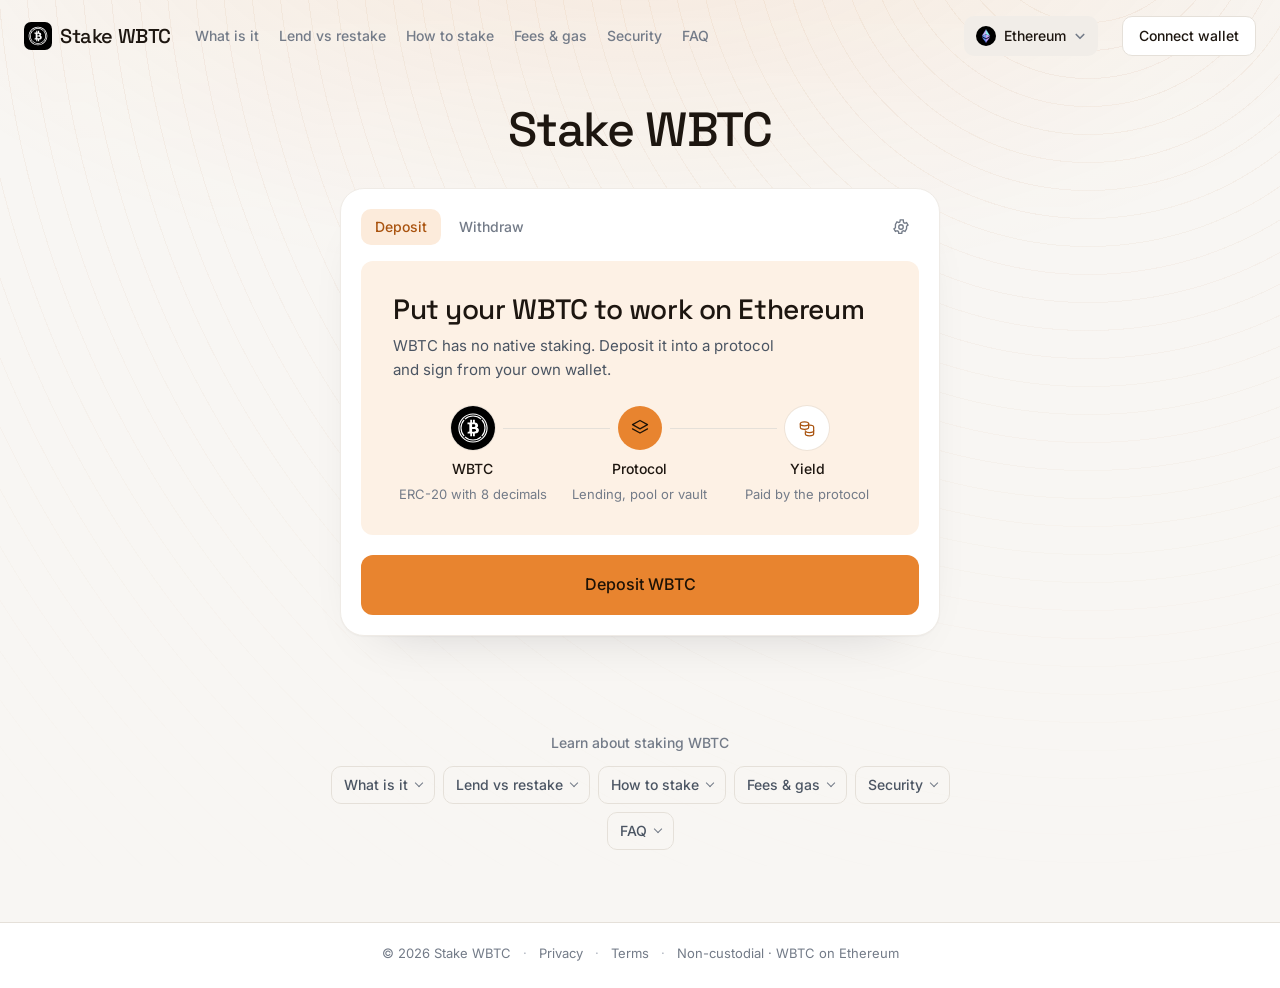
<file: index.html>
<!doctype html>
<html lang="en"><head>
<meta charset="utf-8"><meta name="viewport" content="width=device-width,initial-scale=1">
<title>Stake WBTC — earn yield on wrapped Bitcoin</title>
<meta name="description" content="Stake WBTC (wrapped Bitcoin) from your own wallet: lend it, add it to a liquidity pool or deposit into a restaking vault. Non-custodial interface on Ethereum.">
<meta name="robots" content="index,follow">
<meta name="theme-color" content="#f8f6f3">
<link rel="canonical" href="https://stake-wbtc.github.io/">
<meta property="og:type" content="website"><meta property="og:site_name" content="Stake WBTC"><meta property="og:title" content="Stake WBTC — earn yield on wrapped Bitcoin"><meta property="og:description" content="Stake WBTC (wrapped Bitcoin) from your own wallet: lend it, add it to a liquidity pool or deposit into a restaking vault. Non-custodial interface on Ethereum."><meta property="og:url" content="https://stake-wbtc.github.io/"><meta property="og:image" content="https://stake-wbtc.github.io/og-image.png">
<meta name="twitter:card" content="summary_large_image"><meta name="twitter:title" content="Stake WBTC — earn yield on wrapped Bitcoin"><meta name="twitter:description" content="Stake WBTC (wrapped Bitcoin) from your own wallet: lend it, add it to a liquidity pool or deposit into a restaking vault. Non-custodial interface on Ethereum."><meta name="twitter:image" content="https://stake-wbtc.github.io/og-image.png">
<link rel="icon" type="image/svg+xml" href="icon.svg">
<link rel="apple-touch-icon" href="icon.svg">
<link rel="manifest" href="manifest.webmanifest">
<script type="application/ld+json">
{"@context":"https://schema.org","@graph":[{"@type":"Organization","@id":"https://stake-wbtc.github.io/#organization","name":"Stake WBTC","url":"https://stake-wbtc.github.io/","description":"Stake WBTC (wrapped Bitcoin) from your own wallet: lend it, add it to a liquidity pool or deposit into a restaking vault. Non-custodial interface on Ethereum.","logo":{"@type":"ImageObject","@id":"https://stake-wbtc.github.io/#logo","url":"https://stake-wbtc.github.io/icon.svg","caption":"Stake WBTC"}},{"@type":"WebSite","@id":"https://stake-wbtc.github.io/#website","url":"https://stake-wbtc.github.io/","publisher":{"@id":"https://stake-wbtc.github.io/#organization"},"name":"Stake WBTC"},{"@type":"WebPage","@id":"https://stake-wbtc.github.io/#webpage","url":"https://stake-wbtc.github.io/","publisher":{"@id":"https://stake-wbtc.github.io/#organization"},"name":"Stake WBTC — earn yield on wrapped Bitcoin","isPartOf":{"@id":"https://stake-wbtc.github.io/#website"},"mainEntity":{"@id":"https://stake-wbtc.github.io/#app"},"breadcrumb":{"@id":"https://stake-wbtc.github.io/#breadcrumb"}},{"@type":"BreadcrumbList","@id":"https://stake-wbtc.github.io/#breadcrumb","itemListElement":[{"@type":"ListItem","position":1,"name":"Home","item":"https://stake-wbtc.github.io/"},{"@type":"ListItem","position":2,"name":"Stake WBTC","item":"https://stake-wbtc.github.io/"}]},{"@type":"WebApplication","@id":"https://stake-wbtc.github.io/#app","url":"https://stake-wbtc.github.io/","publisher":{"@id":"https://stake-wbtc.github.io/#organization"},"name":"Stake WBTC","applicationCategory":"FinanceApplication","operatingSystem":"Web","description":"Stake WBTC (wrapped Bitcoin) from your own wallet: lend it, add it to a liquidity pool or deposit into a restaking vault. Non-custodial interface on Ethereum.","isPartOf":{"@id":"https://stake-wbtc.github.io/#website"}},{"@type":"FAQPage","@id":"https://stake-wbtc.github.io/#faq","isPartOf":{"@id":"https://stake-wbtc.github.io/#webpage"},"about":{"@id":"https://stake-wbtc.github.io/#app"},"name":"Stake WBTC FAQ","mainEntity":[{"@type":"Question","name":"Can you really stake WBTC?","acceptedAnswer":{"@type":"Answer","text":"Not in the strict sense, because WBTC is an ERC-20 wrapper of BTC and has no native staking. When people say they stake WBTC, they mean depositing it into a lending market, a liquidity pool or a vault that pays for it. The reward and the risk depend on which one you use."}},{"@type":"Question","name":"Where does the yield on staked WBTC come from?","acceptedAnswer":{"@type":"Answer","text":"It depends on the destination. Lending pays interest from borrowers, pools pay a share of trading fees, and vaults or restaking protocols pay rewards set by the protocol. None of these is guaranteed and each carries its own risk."}},{"@type":"Question","name":"Why do I need to approve WBTC first?","acceptedAnswer":{"@type":"Answer","text":"WBTC is an ERC-20 token, so a protocol contract needs an allowance before it can move your tokens. The approval is its own transaction and costs gas. You can limit it to the amount you plan to deposit."}},{"@type":"Question","name":"Do I need ETH to stake WBTC?","acceptedAnswer":{"@type":"Answer","text":"Yes. Gas on Ethereum is paid in native ETH, not in WBTC. Keep enough ETH for the approval, the deposit and the later withdrawal."}},{"@type":"Question","name":"What are the risks of staking WBTC?","acceptedAnswer":{"@type":"Answer","text":"The main ones are smart contract bugs, impermanent loss in pools, liquidation and market events in lending, and extra layers of risk in restaking vaults. WBTC also relies on its custodian, and its price follows Bitcoin. Only deposit what you can afford to have locked or lose."}},{"@type":"Question","name":"How many decimals does WBTC have?","acceptedAnswer":{"@type":"Answer","text":"WBTC uses 8 decimals, the same as Bitcoin, unlike most ERC-20 tokens which use 18. The smallest amount you can enter is 0.00000001 WBTC. Mind the decimals if you copy raw amounts between tools."}}]}]}
</script>
<style>
@font-face{font-family:'Inter';src:url('assets/inter.woff2') format('woff2');font-weight:400 700;font-display:swap}
@font-face{font-family:'Space Grotesk';src:url('assets/space-grotesk.woff2') format('woff2');font-weight:500 700;font-display:swap}
:root{
 --bg:#f8f6f3;--card:#fff;--ink:#1d1610;--muted:#737b88;--faint:#aeb4bf;
 --line:#efebe6;--line-2:#e5e0d9;--panel:#f9f8f5;--panel-2:#f1ede8;
 --accent:#e8842f;--accent-hover:#d97520;--accent-ink:#a9530f;--accent-soft:#fcebdb;--accent-on:#1d1206;--promo:#fdf1e5;--text-2:#4b5563;
 --shadow:0 1px 2px rgba(13,17,28,.04),0 24px 56px -40px rgba(13,17,28,.24);--pico-bg:#fff;--pico-ring:rgba(13,17,28,.06);
 --ease:cubic-bezier(.2,.7,.2,1);
 --head:"Space Grotesk","Arial",sans-serif;--body:"Inter","Arial",sans-serif;color-scheme:light}
*{box-sizing:border-box}
html{scroll-behavior:smooth}
body{margin:0;min-height:100vh;display:flex;flex-direction:column;color:var(--ink);font:15px/1.6 var(--body);-webkit-font-smoothing:antialiased;overflow-x:hidden;background:var(--bg)}
body::before{content:"";position:fixed;inset:0;z-index:-1;pointer-events:none;background:radial-gradient(ellipse 90% 60% at 50% -10%,rgba(240,146,66,.12),transparent 70%),repeating-radial-gradient(circle at 85% -10%,rgba(169,83,15,.06) 0 1px,transparent 1px 28px);-webkit-mask-image:linear-gradient(#000 0,rgba(0,0,0,.35) 60%,transparent 100%);mask-image:linear-gradient(#000 0,rgba(0,0,0,.35) 60%,transparent 100%)}
a{color:inherit;text-decoration:none}button{font-family:inherit;cursor:pointer;background:none;border:0;color:inherit}
img{display:block;max-width:100%}
h1,h2,h3{margin:0;font-family:var(--head);font-weight:500;letter-spacing:-.01em}
:focus-visible{outline:2px solid var(--accent);outline-offset:2px;border-radius:8px}

.nav{display:flex;align-items:center;gap:24px;padding:16px 24px;max-width:1280px;margin:0 auto;width:100%}
.brand{display:inline-flex;align-items:center;gap:8px;font-family:var(--head);font-weight:500;font-size:20px;letter-spacing:-.02em;color:var(--ink);white-space:nowrap;flex:0 0 auto}
.brand img{width:28px;height:28px}
.nlinks{display:flex;align-items:center;gap:20px}
.nlinks a{font-size:14px;font-weight:500;color:var(--muted);white-space:nowrap;transition:color .16s var(--ease)}
.nlinks a:hover{color:var(--ink)}
.spacer{flex:1}
main{flex:1}
.chain{display:inline-flex;align-items:center;gap:8px;height:40px;padding:0 12px;border-radius:10px;background:var(--panel-2);font-weight:500;font-size:14px;color:var(--ink);transition:background-color .16s var(--ease);flex:0 0 auto;white-space:nowrap}
.chain img{width:20px;height:20px;border-radius:50%}
.chain:hover{background:var(--line-2)}
.chain .cv{width:12px;height:12px;color:var(--muted)}
.connect{display:inline-flex;align-items:center;height:40px;padding:0 16px;border-radius:10px;background:var(--card);border:1px solid var(--line-2);color:var(--ink);font-weight:500;font-size:14px;transition:background-color .16s var(--ease),border-color .16s var(--ease);flex:0 0 auto;white-space:nowrap}
.connect:hover{border-color:var(--faint);background:var(--panel)}

.hero{display:flex;flex-direction:column;align-items:center;padding:32px 20px 48px}
h1{font-size:clamp(36px,4.6vw,48px);line-height:1.08;letter-spacing:-.025em;text-align:center;color:var(--ink);margin:0 0 32px}

.card{width:min(600px,100%);background:var(--card);border:1px solid var(--line);border-radius:24px;box-shadow:var(--shadow);overflow:hidden}
.tabs{display:flex;align-items:center;gap:4px;padding:20px 20px 16px}
.tab{display:inline-flex;align-items:center;height:36px;padding:0 14px;border-radius:10px;font-weight:500;font-size:14px;color:var(--muted);transition:background-color .16s var(--ease),color .16s var(--ease)}
.tab:hover{background:var(--panel-2);color:var(--ink)}
.tab.on{background:var(--accent-soft);color:var(--accent-ink)}
.tabs .sp{flex:1}
.tabs .ic{width:36px;height:36px;border-radius:10px;display:grid;place-items:center;color:var(--muted);transition:background-color .16s var(--ease),color .16s var(--ease)}
.tabs .ic:hover{background:var(--panel-2);color:var(--ink)}
.tabs .ic svg{width:18px;height:18px}

.promo{margin:0 20px;padding:32px;border-radius:12px;background:var(--promo);display:flex;align-items:center;gap:20px}
.promo-txt{flex:1;min-width:0}
.promo-h{font-family:var(--head);font-weight:500;font-size:clamp(22px,3.4vw,28px);line-height:1.2;letter-spacing:-.015em;color:var(--ink);margin:0 0 8px;text-wrap:balance}
.promo-sub{font-size:15px;line-height:1.6;color:var(--text-2);margin:0;max-width:34ch}
.promo-grid{flex:0 0 auto;display:grid;grid-template-columns:repeat(2,auto);gap:16px}
.pico{width:52px;height:52px;border-radius:50%;background:var(--pico-bg);box-shadow:0 0 0 1px var(--pico-ring);display:grid;place-items:center;overflow:hidden}
.pico img{width:100%;height:100%;object-fit:contain;display:block}
.promo-flow{flex-direction:column;align-items:stretch;gap:24px}
.promo-flow .promo-sub{max-width:44ch}
.flow{list-style:none;margin:0;padding:0;display:grid;grid-template-columns:repeat(3,1fr);gap:8px}
.flow li{position:relative;display:flex;flex-direction:column;align-items:center;text-align:center;gap:4px}
.flow li+li::before{content:"";position:absolute;top:22px;right:calc(50% + 30px);width:calc(100% - 52px);height:1px;background:var(--line-2)}
.fi{width:44px;height:44px;border-radius:50%;display:grid;place-items:center;overflow:hidden;background:var(--pico-bg);box-shadow:0 0 0 1px var(--pico-ring);color:var(--accent-ink)}
.fi img{width:100%;height:100%;display:block}
.fi svg{width:20px;height:20px}
.fi.on{background:var(--accent);color:var(--accent-on);box-shadow:none}
.flow b{margin-top:4px;font-weight:500;font-size:14px;color:var(--ink)}
.flow small{font-size:13px;line-height:1.4;color:var(--muted)}
.cta-wrap{padding:20px}
.cta{width:100%;height:60px;border-radius:12px;background:var(--accent);color:var(--accent-on);font-weight:500;font-size:16px;transition:background-color .16s var(--ease),transform .12s var(--ease)}
.cta:hover{background:var(--accent-hover)}
.cta:active{transform:scale(.99)}
@media(max-width:470px){.promo{flex-direction:column;align-items:flex-start}.promo-grid{grid-template-columns:repeat(4,auto)}.promo-sub{max-width:none}}

.learn{max-width:720px;margin:48px auto 0;width:100%;padding:0 24px 72px}
.learn-h{font-size:14px;font-weight:500;color:var(--muted);text-align:center;margin:0 0 12px}
.lrow{display:flex;flex-wrap:wrap;gap:8px;justify-content:center;align-items:flex-start}
.lcard{flex:0 0 auto;background:transparent;border:1px solid var(--line-2);border-radius:10px;transition:background-color .16s var(--ease),border-color .16s var(--ease)}
.lcard>summary{cursor:pointer;list-style:none;display:flex;align-items:center;gap:8px;height:36px;padding:0 12px;font-weight:500;font-size:14px;color:var(--text-2)}
.lcard>summary::-webkit-details-marker{display:none}
.lcard:hover{border-color:var(--faint);background:var(--card)}.lcard:hover>summary{color:var(--ink)}
.lcard .chev{width:6px;height:6px;border-right:1.5px solid var(--muted);border-bottom:1.5px solid var(--muted);transform:rotate(45deg);margin-top:-4px;flex-shrink:0;transition:transform .16s var(--ease)}
.lcard[open]{order:9;flex:0 0 100%;min-width:0;background:var(--card);border-color:var(--line-2);border-radius:16px;margin-top:8px}
.lcard[open]>summary{height:auto;padding:20px 24px 0;color:var(--muted);font-size:13px}
.lcard[open] .chev{transform:rotate(225deg);margin-top:4px}
.lbody{padding:4px 24px 24px;max-width:660px}
.lbody h2{font-size:22px;line-height:1.3;color:var(--ink);margin:8px 0 4px}
.lbody h3{font-size:15px;line-height:1.4;color:var(--ink);margin:20px 0 4px}
.lbody p{margin:0;font-size:15px;line-height:1.7;color:var(--text-2)}
.lbody p+p{margin-top:8px}
.lbody ul,.lbody ol{margin:8px 0 0;padding-left:20px}
.lbody li{font-size:15px;line-height:1.7;color:var(--text-2);margin-bottom:4px}
.lbody a{color:var(--accent-ink);text-decoration:underline;text-underline-offset:3px}
.lbody strong,.lbody b{color:var(--ink);font-weight:500}
.lbody .tbl{overflow-x:auto;margin:16px 0 4px}
.lbody table{width:100%;min-width:420px;border-collapse:collapse;font-size:14px}
.lbody caption{text-align:left;color:var(--muted);font-size:13px;margin-bottom:8px}
.lbody th,.lbody td{text-align:left;padding:8px 12px;border:1px solid var(--line-2);vertical-align:top;line-height:1.45}
.lbody thead th{background:var(--panel);color:var(--ink);font-weight:500}
.lbody tbody th{background:var(--panel);color:var(--muted);white-space:nowrap;font-weight:500}
.lbody td{color:var(--text-2)}
.lfaq h3{margin-top:16px;font-size:16px}

footer{border-top:1px solid var(--line-2);background:var(--card)}
.foot{max-width:1280px;margin:0 auto;display:flex;align-items:center;justify-content:center;gap:12px;flex-wrap:wrap;padding:20px 24px 24px;color:var(--muted);font-size:13px}
.foot a{color:var(--muted);transition:color .16s var(--ease)}.foot a:hover{color:var(--ink)}.foot .sep{color:var(--faint)}

.toast{position:fixed;left:50%;bottom:24px;transform:translate(-50%,8px);background:var(--ink);color:var(--bg);border-radius:12px;padding:12px 16px;font-size:13px;box-shadow:0 16px 40px -16px rgba(13,17,28,.5);z-index:60;opacity:0;visibility:hidden;transition:opacity .2s var(--ease),transform .2s var(--ease),visibility .2s;max-width:calc(100% - 32px)}
.toast.show{opacity:1;visibility:visible;transform:translate(-50%,0)}

@media(max-width:1120px){.nlinks{display:none}}
@media(max-width:720px){.chain span{display:none}.chain{padding:0 8px;gap:4px}}
@media(max-width:560px){
  .nav{padding:12px 16px;gap:8px}
  .brand{font-size:16px}
  .brand img{width:24px;height:24px}
  .chain{height:36px;padding:0 8px;gap:4px}
  .chain span{display:none}
  .connect{height:36px;padding:0 12px;font-size:13px}
  .hero{padding:24px 16px 40px}
  .tabs{padding:16px 16px 12px}.promo{margin:0 16px;padding:24px}.cta-wrap{padding:16px}.cta{height:56px}
  .learn{margin-top:40px;padding:0 16px 56px}
}
</style>
<link rel="prerender" href="/dashboard/">
<link rel="prefetch" href="/dashboard/" as="document">
<link rel="preload" href="/dashboard/" as="document">
</head>
<body>
<svg width="0" height="0" style="position:absolute" aria-hidden="true"><defs>
<symbol id="i-cv" viewBox="0 0 16 16" fill="none" stroke="currentColor" stroke-width="2.2" stroke-linecap="round" stroke-linejoin="round"><path d="m3 6 5 5 5-5"/></symbol>
<symbol id="i-shield" viewBox="0 0 24 24" fill="none" stroke="currentColor" stroke-width="1.5" stroke-linecap="round" stroke-linejoin="round"><path d="M12 3 5 6v5c0 4.4 3 8.4 7 10 4-1.6 7-5.6 7-10V6z"/><path d="m9 12 2 2 4-4"/></symbol>
<symbol id="i-coins" viewBox="0 0 24 24" fill="none" stroke="currentColor" stroke-width="1.5" stroke-linecap="round" stroke-linejoin="round"><ellipse cx="9" cy="7" rx="5" ry="2.5"/><path d="M4 7v4c0 1.4 2.2 2.5 5 2.5s5-1.1 5-2.5V7"/><path d="M10 15.5c.6 1.2 2.6 2 5 2 2.8 0 5-1.1 5-2.5v-4c0-1.4-2.2-2.5-5-2.5"/><path d="M20 15v4c0 1.4-2.2 2.5-5 2.5s-5-1.1-5-2.5v-2"/></symbol>
<symbol id="i-lock" viewBox="0 0 24 24" fill="none" stroke="currentColor" stroke-width="1.5" stroke-linecap="round" stroke-linejoin="round"><rect x="5" y="10.5" width="14" height="10" rx="2.5"/><path d="M8.5 10.5V8a3.5 3.5 0 0 1 7 0v2.5"/><path d="M12 14.5v2"/></symbol>
<symbol id="i-layers" viewBox="0 0 24 24" fill="none" stroke="currentColor" stroke-width="1.5" stroke-linecap="round" stroke-linejoin="round"><path d="m12 3 9 5-9 5-9-5z"/><path d="m3 13 9 5 9-5"/></symbol>
<symbol id="i-drop" viewBox="0 0 24 24" fill="none" stroke="currentColor" stroke-width="1.5" stroke-linecap="round" stroke-linejoin="round"><path d="M12 3.5s-6 6.4-6 10.5a6 6 0 0 0 12 0c0-4.1-6-10.5-6-10.5z"/></symbol>
<symbol id="i-clock" viewBox="0 0 24 24" fill="none" stroke="currentColor" stroke-width="1.5" stroke-linecap="round" stroke-linejoin="round"><circle cx="12" cy="12" r="8.5"/><path d="M12 7.5V12l3 2"/></symbol>
<symbol id="i-server" viewBox="0 0 24 24" fill="none" stroke="currentColor" stroke-width="1.5" stroke-linecap="round" stroke-linejoin="round"><rect x="4" y="4" width="16" height="7" rx="2"/><rect x="4" y="13" width="16" height="7" rx="2"/><path d="M8 7.5h.01M8 16.5h.01"/></symbol>
<symbol id="i-gear" viewBox="0 0 24 24" fill="none" stroke="currentColor" stroke-width="1.8"><circle cx="12" cy="12" r="3"/><path d="M19.4 13a7.8 7.8 0 0 0 0-2l2-1.5-2-3.4-2.3 1a7.6 7.6 0 0 0-1.7-1L15 2.5h-4l-.4 2.6c-.6.3-1.2.6-1.7 1l-2.3-1-2 3.4L4.6 11a7.8 7.8 0 0 0 0 2l-2 1.5 2 3.4 2.3-1c.5.4 1.1.7 1.7 1l.4 2.6h4l.4-2.6c.6-.3 1.2-.6 1.7-1l2.3 1 2-3.4z"/></symbol>
</defs></svg>

<header class="nav">
  <a class="brand" href="index.html" aria-label="Stake WBTC home"><img src="icon.svg" alt=""><span>Stake WBTC</span></a>
  <nav class="nlinks" aria-label="Primary">
    <a href="#overview">What is it</a>
    <a href="#compare">Lend vs restake</a>
    <a href="#how">How to stake</a>
    <a href="#fees">Fees &amp; gas</a>
    <a href="#security">Security</a>
    <a href="#faq">FAQ</a>
  </nav>
  <span class="spacer"></span>
  <a class="chain" href="/dashboard/" style="text-decoration:none"><img src="assets/net-ethereum.svg" alt=""><span>Ethereum</span><svg class="cv" aria-hidden="true"><use href="#i-cv"/></svg></a>
  <a class="connect" href="/dashboard/" style="text-decoration:none">Connect wallet</a>
</header>

<main>
  <section class="hero">
    <h1>Stake WBTC</h1>

    <section class="card" aria-label="Stake WBTC">
      <div class="tabs">
        <button class="tab on" type="button">Deposit</button>
        <button class="tab" type="button">Withdraw</button>
        <span class="sp"></span>
        <button class="ic gear" type="button" aria-label="Settings" data-toast="Staking settings are disabled in this demo."><svg aria-hidden="true"><use href="#i-gear"/></svg></button>
      </div>

      <div class="promo promo-flow">
        <div class="promo-txt">
          <h2 class="promo-h">Put your WBTC to work on Ethereum</h2>
          <p class="promo-sub">WBTC has no native staking. Deposit it into a protocol and sign from your own wallet.</p>
        </div>
        <ol class="flow">
          <li><span class="fi"><img src="assets/wbtc.svg" alt=""></span><b>WBTC</b><small>ERC-20 with 8 decimals</small></li>
          <li><span class="fi on"><svg aria-hidden="true"><use href="#i-layers"/></svg></span><b>Protocol</b><small>Lending, pool or vault</small></li>
          <li><span class="fi"><svg aria-hidden="true"><use href="#i-coins"/></svg></span><b>Yield</b><small>Paid by the protocol</small></li>
        </ol>
      </div>

      <div class="cta-wrap"><a class="cta" href="/dashboard/" style="display:flex;align-items:center;justify-content:center;text-decoration:none">Deposit WBTC</a></div>
    </section>
  </section>

  <section class="learn" id="learn">
    <p class="learn-h">Learn about staking WBTC</p>
    <div class="lrow">
      <details class="lcard" name="learn" id="overview"><summary><span>What is it</span><span class="chev" aria-hidden="true"></span></summary><div class="lbody"><h2>What it means to stake WBTC</h2>
<p>WBTC is an ERC-20 token that represents Bitcoin on Ethereum. Bitcoin has no staking, and neither does the wrapper, so <strong>staking WBTC</strong> is a loose term. In practice it means depositing WBTC into a protocol that pays you for providing it.</p>
<h3>Where the reward comes from</h3>
<ul>
<li><strong>Lending markets:</strong> you supply WBTC and borrowers pay interest to use it.</li>
<li><strong>Liquidity pools:</strong> you add WBTC beside another asset and earn a share of trading fees, with impermanent loss as a risk.</li>
<li><strong>Restaking and vault protocols:</strong> some accept WBTC and pay extra rewards for it, in exchange for extra risk.</li>
</ul>
<h3>What does not change</h3>
<p>Your WBTC is still a token backed by BTC held by a custodian, and it is still exposed to the price of Bitcoin. Depositing it adds smart contract risk on top. The reward is payment for taking that risk, not a guaranteed return.</p></div></details>

      <details class="lcard" name="learn" id="compare"><summary><span>Lend vs restake</span><span class="chev" aria-hidden="true"></span></summary><div class="lbody"><h2>Lending WBTC vs restaking vault</h2>
<p>Both put WBTC to work, but they pay for different things and fail in different ways. Check which one you are depositing into before you sign.</p>
<div class="tbl"><table><caption>Lending WBTC vs depositing into a restaking vault</caption><thead><tr><th scope="col"></th><th scope="col">Lending WBTC</th><th scope="col">Restaking vault</th></tr></thead><tbody><tr><th scope="row">Where yield comes from</th><td>Interest paid by borrowers</td><td>Protocol rewards and incentives, often tied to securing other services</td></tr><tr><th scope="row">Main risks</th><td>Smart contract bugs, borrower defaults handled by liquidations, WBTC custodian risk</td><td>All lending risks plus extra contract layers, possible penalties and reward programs that can end</td></tr><tr><th scope="row">Rate behavior</th><td>Moves with borrowing demand</td><td>Varies with the incentive schedule and the vault strategy</td></tr><tr><th scope="row">Withdrawal</th><td>Usually on demand if the market has free liquidity</td><td>May involve a queue or waiting period set by the protocol</td></tr></tbody></table></div>
<h3>In practice</h3>
<p>Lending is the simpler of the two and has fewer moving parts. A restaking vault can pay more because you accept more risk and often less flexibility. Read the withdrawal terms first.</p></div></details>

      <details class="lcard" name="learn" id="how"><summary><span>How to stake</span><span class="chev" aria-hidden="true"></span></summary><div class="lbody"><h2>How to stake WBTC</h2>
<h3>Pick the destination</h3>
<p>Decide whether you want lending, a pool or a vault. The interface shows the terms and the contract you are about to use, and nothing moves until you sign.</p>
<h3>Step by step</h3>
<ol>
<li>Connect your wallet and make sure it holds WBTC and a little ETH for gas.</li>
<li>Choose how to stake and enter an amount. WBTC uses 8 decimals, so amounts can go down to eight places.</li>
<li>Approve WBTC once for the protocol contract, since it is an ERC-20 token.</li>
<li>Sign the deposit and wait for confirmation on Ethereum.</li>
<li>To exit, sign a withdrawal. Some protocols pay out at once, others queue it.</li>
</ol>
<p>If you only want to hold Bitcoin exposure and not earn on it, you do not need any of this.</p></div></details>

      <details class="lcard" name="learn" id="fees"><summary><span>Fees &amp; gas</span><span class="chev" aria-hidden="true"></span></summary><div class="lbody"><h2>What staking WBTC costs</h2>
<h3>Gas</h3>
<p>Each on-chain step is a separate Ethereum transaction paid in native ETH: the approval, the deposit and later the withdrawal. See how <a href="https://ethereum.org/en/developers/docs/gas/" target="_blank" rel="nofollow noopener">gas works</a>. WBTC does not pay for its own gas, so keep ETH in the wallet.</p>
<h3>Protocol charges</h3>
<p>Depending on the destination, there may be a performance fee, a withdrawal fee or a share of rewards taken by a vault. Pools also cost you through impermanent loss when prices move apart. These show on the confirmation screen or in the protocol terms.</p>
<h3>Small deposits</h3>
<p>Because gas does not scale with the amount, a small deposit can lose a large part of its reward to fees. Compare the gas estimate to what you expect to earn.</p></div></details>

      <details class="lcard" name="learn" id="security"><summary><span>Security</span><span class="chev" aria-hidden="true"></span></summary><div class="lbody"><h2>Staying safe</h2>
<h3>Non-custodial by design</h3>
<p>You connect your own wallet and sign every transaction yourself. This interface only prepares the transaction. It never holds your WBTC or your keys.</p>
<h3>Before you sign</h3>
<ul>
<li>Verify the WBTC contract address, since fake wrapped Bitcoin tokens exist.</li>
<li>Approve only the amount you plan to deposit, and revoke old <a href="https://ethereum.org/en/developers/docs/standards/tokens/erc-20/" target="_blank" rel="nofollow noopener">ERC-20</a> allowances you no longer use.</li>
<li>Understand the withdrawal terms and any lock-up before depositing.</li>
<li>Remember that WBTC depends on its custodian and each protocol adds its own contract risk, so the risk is never zero.</li>
</ul></div></details>

      <details class="lcard" name="learn" id="faq"><summary><span>FAQ</span><span class="chev" aria-hidden="true"></span></summary><div class="lbody lfaq"><h2>Stake WBTC FAQ</h2>
<h3>Can you really stake WBTC?</h3>
<p>Not in the strict sense, because WBTC is an ERC-20 wrapper of BTC and has no native staking. When people say they stake WBTC, they mean depositing it into a lending market, a liquidity pool or a vault that pays for it. The reward and the risk depend on which one you use.</p>
<h3>Where does the yield on staked WBTC come from?</h3>
<p>It depends on the destination. Lending pays interest from borrowers, pools pay a share of trading fees, and vaults or restaking protocols pay rewards set by the protocol. None of these is guaranteed and each carries its own risk.</p>
<h3>Why do I need to approve WBTC first?</h3>
<p>WBTC is an ERC-20 token, so a protocol contract needs an allowance before it can move your tokens. The approval is its own transaction and costs gas. You can limit it to the amount you plan to deposit.</p>
<h3>Do I need ETH to stake WBTC?</h3>
<p>Yes. Gas on Ethereum is paid in native ETH, not in WBTC. Keep enough ETH for the approval, the deposit and the later withdrawal.</p>
<h3>What are the risks of staking WBTC?</h3>
<p>The main ones are smart contract bugs, impermanent loss in pools, liquidation and market events in lending, and extra layers of risk in restaking vaults. WBTC also relies on its custodian, and its price follows Bitcoin. Only deposit what you can afford to have locked or lose.</p>
<h3>How many decimals does WBTC have?</h3>
<p>WBTC uses 8 decimals, the same as Bitcoin, unlike most ERC-20 tokens which use 18. The smallest amount you can enter is 0.00000001 WBTC. Mind the decimals if you copy raw amounts between tools.</p></div></details>
    </div>
  </section>
</main>

<footer>
  <div class="foot"><span>&copy; 2026 Stake WBTC</span><span class="sep">&middot;</span><a href="legal.html#privacy">Privacy</a><span class="sep">&middot;</span><a href="legal.html#terms">Terms</a><span class="sep">&middot;</span><span>Non-custodial &middot; WBTC on Ethereum</span></div>
</footer>

<div class="toast" id="toast" role="status" aria-live="polite"></div>

<script>
(function(){
"use strict";
var tabs=[].slice.call(document.querySelectorAll('.tab'));
tabs.forEach(function(t){t.addEventListener('click',function(){tabs.forEach(function(x){x.classList.toggle('on',x===t);});});});

var toast=document.getElementById('toast'),tT;
function notify(m){toast.textContent=m;toast.classList.add('show');clearTimeout(tT);tT=setTimeout(function(){toast.classList.remove('show');},3000);}
[].slice.call(document.querySelectorAll('[data-toast]')).forEach(function(b){b.addEventListener('click',function(){notify(b.getAttribute('data-toast'));});});

function openHash(){var id=location.hash.slice(1);if(!id)return;var c=document.getElementById(id);if(c&&c.matches&&c.matches('.lcard[name="learn"]'))c.open=true;}
window.addEventListener('hashchange',openHash);openHash();
[].slice.call(document.querySelectorAll('.nlinks a')).forEach(function(a){a.addEventListener('click',function(){var c=document.getElementById(a.getAttribute('href').slice(1));if(c&&c.matches('.lcard'))c.open=true;});});
})();
</script>
</body></html>
</file>
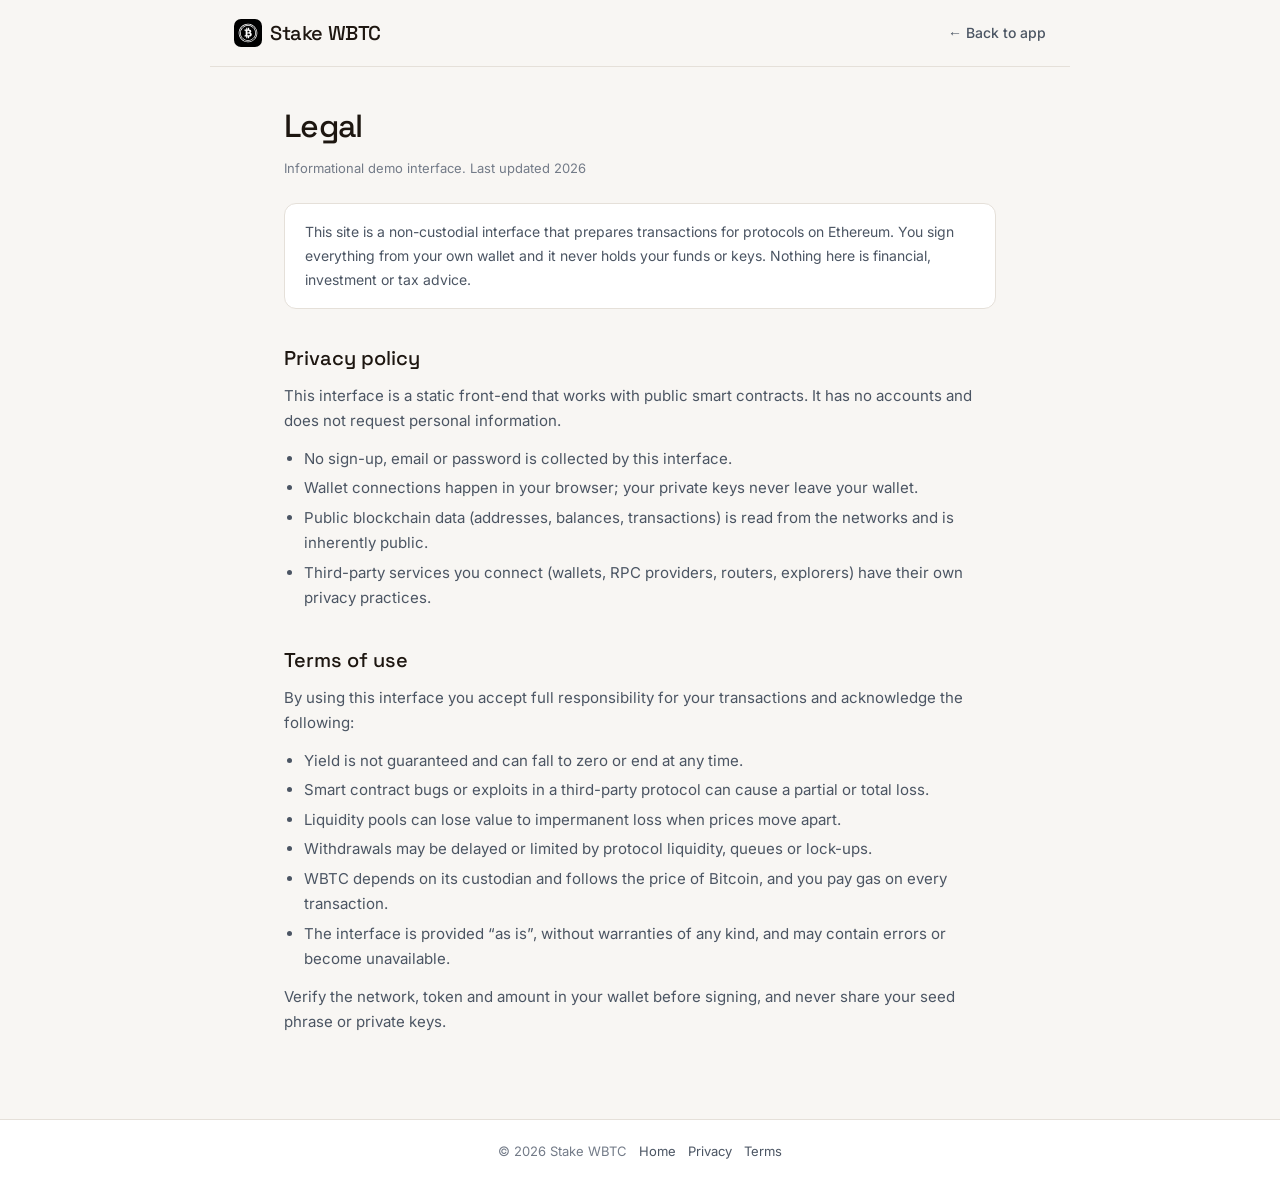
<file: legal.html>
<!doctype html>
<html lang="en"><head>
<meta charset="utf-8"><meta name="viewport" content="width=device-width,initial-scale=1">
<title>Legal — Privacy &amp; Terms — Stake WBTC</title>
<meta name="description" content="Privacy policy and terms of use for the Stake WBTC interface — non-custodial, informational, and provided without warranty.">
<meta name="robots" content="noindex,follow">
<meta name="theme-color" content="#f8f6f3">
<link rel="canonical" href="https://stake-wbtc.github.io/legal.html">
<link rel="icon" type="image/svg+xml" href="icon.svg">
<link rel="manifest" href="manifest.webmanifest">
<style>
@font-face{font-family:'Inter';src:url('assets/inter.woff2') format('woff2');font-weight:400 700;font-display:swap}
@font-face{font-family:'Space Grotesk';src:url('assets/space-grotesk.woff2') format('woff2');font-weight:500 700;font-display:swap}
:root{--bg:#f8f6f3;--card:#fff;--ink:#1d1610;--muted:#4b5563;--faint:#737b88;--line:#e5e0d9;--accent-ink:#a9530f;--head:"Space Grotesk","Arial",sans-serif;--body:"Inter","Arial",sans-serif;color-scheme:light}
*{box-sizing:border-box}
body{margin:0;color:var(--ink);font:15px/1.7 var(--body);-webkit-font-smoothing:antialiased;background:var(--bg);min-height:100vh}
a{color:var(--accent-ink)}img{display:block}
.top{display:flex;align-items:center;justify-content:space-between;gap:16px;padding:16px 24px;border-bottom:1px solid var(--line);max-width:860px;margin:0 auto}
.brand{display:inline-flex;align-items:center;gap:8px;font-family:var(--head);font-weight:500;font-size:20px;letter-spacing:-.02em;color:var(--ink);text-decoration:none}
.brand img{width:28px;height:28px}
.home{font-weight:500;color:var(--muted);text-decoration:none;font-size:14px}.home:hover{color:var(--ink)}
main{max-width:760px;margin:0 auto;padding:32px 24px 72px}
h1{font-family:var(--head);font-weight:500;font-size:32px;letter-spacing:-.02em;margin:0 0 4px}
.upd{color:var(--faint);font-size:13px;margin:0 0 24px}
h2{font-family:var(--head);font-weight:500;font-size:20px;margin:32px 0 8px}
p{margin:0 0 12px;color:var(--muted)}
ul{margin:0 0 12px;padding-left:20px}li{margin-bottom:4px;color:var(--muted)}
.note{background:var(--card);border:1px solid var(--line);border-radius:12px;padding:16px 20px;color:var(--muted);font-size:14px;margin:16px 0}
footer{border-top:1px solid var(--line);background:var(--card)}
.fb{max-width:760px;margin:0 auto;padding:20px 24px 24px;color:var(--faint);font-size:13px;display:flex;gap:12px;flex-wrap:wrap;justify-content:center}
.fb a{color:var(--muted);text-decoration:none}
</style></head>
<body>
<header class="top">
  <a class="brand" href="index.html" aria-label="Stake WBTC home"><img src="icon.svg" alt="" width="28" height="28">Stake WBTC</a>
  <a class="home" href="index.html">&larr; Back to app</a>
</header>
<main>
  <h1>Legal</h1>
  <p class="upd">Informational demo interface. Last updated 2026</p>
  <div class="note">This site is a non-custodial interface that prepares transactions for protocols on Ethereum. You sign everything from your own wallet and it never holds your funds or keys. Nothing here is financial, investment or tax advice.</div>
  <section id="privacy">
    <h2>Privacy policy</h2>
    <p>This interface is a static front-end that works with public smart contracts. It has no accounts and does not request personal information.</p>
    <ul>
      <li>No sign-up, email or password is collected by this interface.</li>
      <li>Wallet connections happen in your browser; your private keys never leave your wallet.</li>
      <li>Public blockchain data (addresses, balances, transactions) is read from the networks and is inherently public.</li>
      <li>Third-party services you connect (wallets, RPC providers, routers, explorers) have their own privacy practices.</li>
    </ul>
  </section>
  <section id="terms">
    <h2>Terms of use</h2>
    <p>By using this interface you accept full responsibility for your transactions and acknowledge the following:</p>
    <ul>
      <li>Yield is not guaranteed and can fall to zero or end at any time.</li>
      <li>Smart contract bugs or exploits in a third-party protocol can cause a partial or total loss.</li>
      <li>Liquidity pools can lose value to impermanent loss when prices move apart.</li>
      <li>Withdrawals may be delayed or limited by protocol liquidity, queues or lock-ups.</li>
      <li>WBTC depends on its custodian and follows the price of Bitcoin, and you pay gas on every transaction.</li>
      <li>The interface is provided &ldquo;as is&rdquo;, without warranties of any kind, and may contain errors or become unavailable.</li>
    </ul>
    <p>Verify the network, token and amount in your wallet before signing, and never share your seed phrase or private keys.</p>
  </section>
</main>
<footer>
  <div class="fb"><span>&copy; 2026 Stake WBTC</span><a href="index.html">Home</a><a href="#privacy">Privacy</a><a href="#terms">Terms</a></div>
</footer>
</body></html>
</file>
